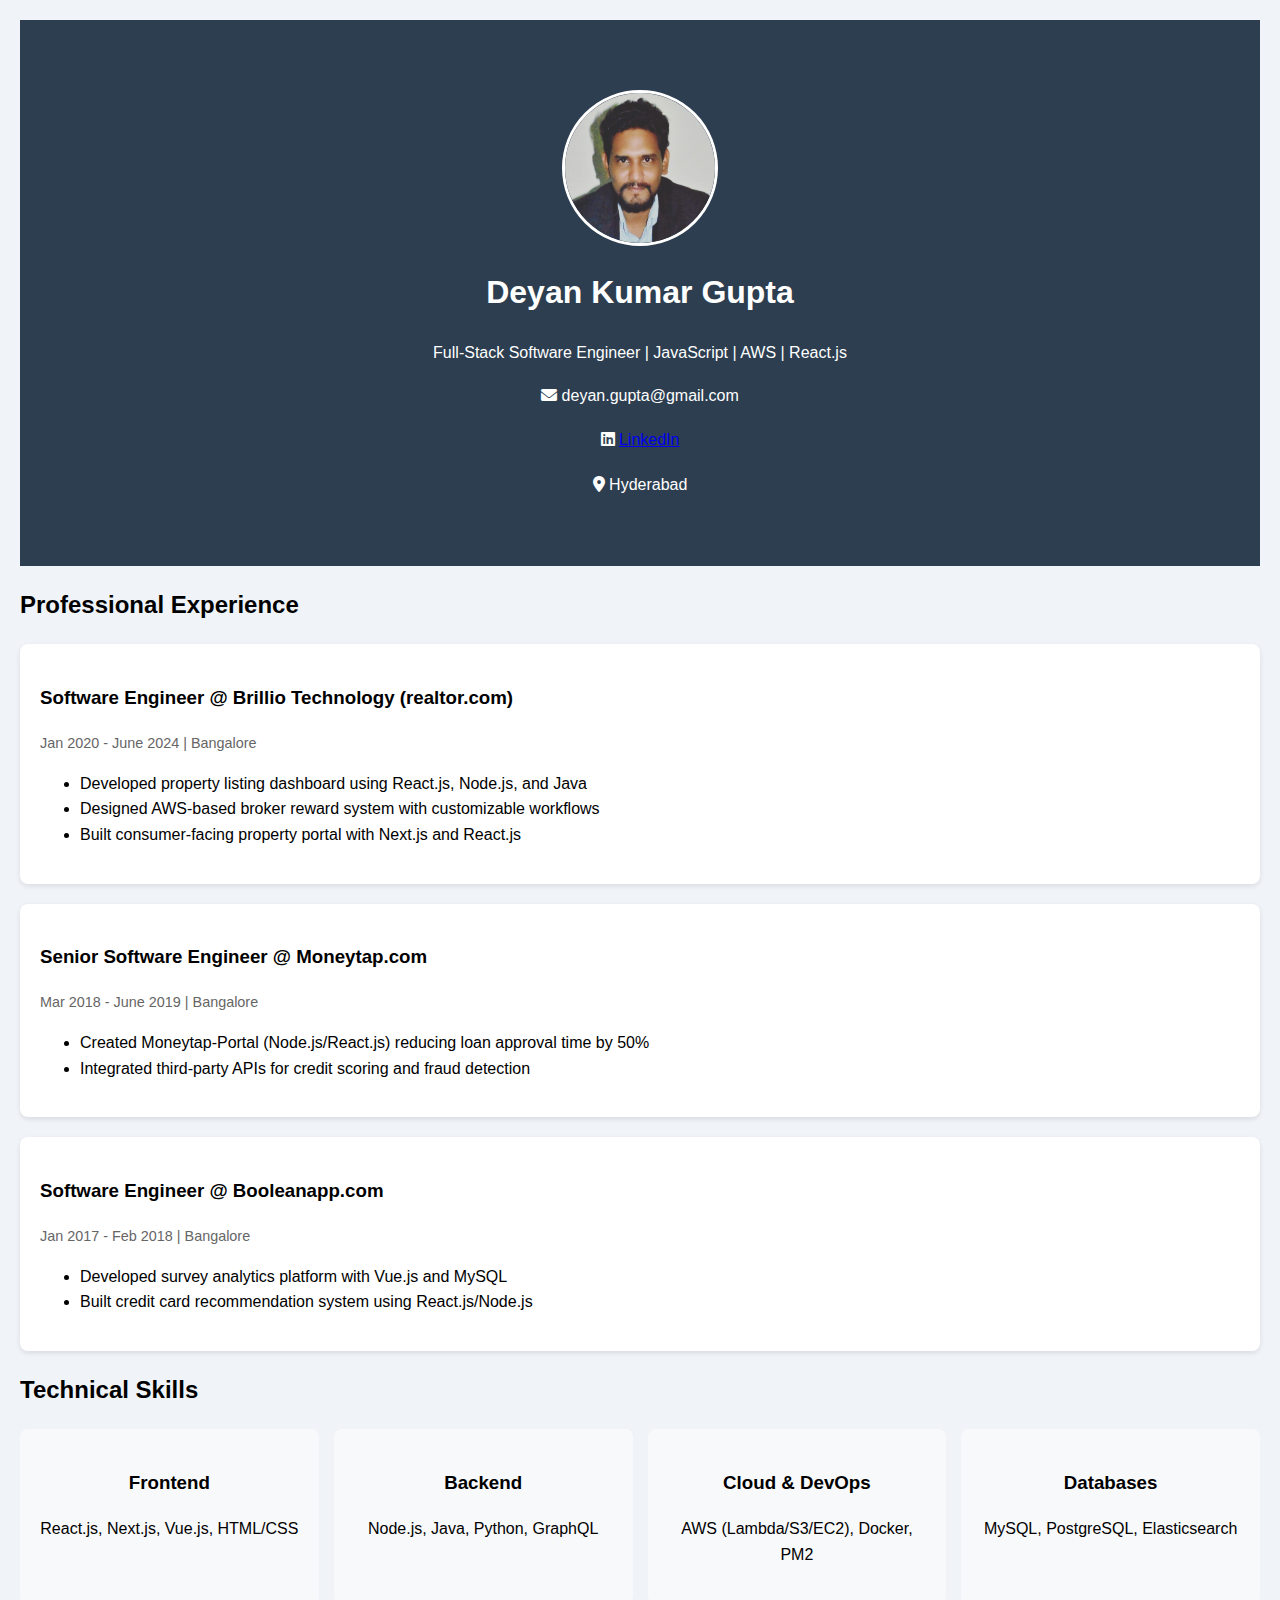
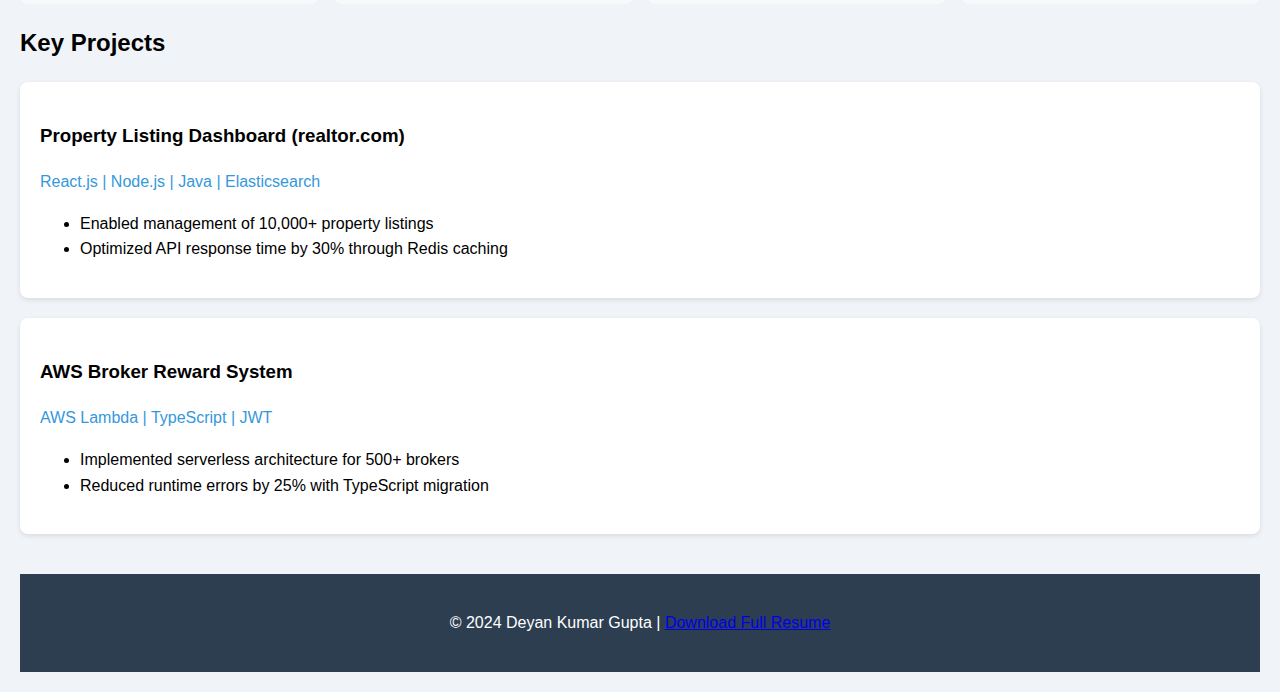
<file: index.html>
<!DOCTYPE html>
<html lang="en">
<head>
    <meta charset="UTF-8">
    <meta name="viewport" content="width=device-width, initial-scale=1.0">
    <title>Deyan Kumar Gupta | Full-Stack Software Engineer</title>
    <link rel="stylesheet" href="styles.css">
    <link rel="stylesheet" href="https://cdnjs.cloudflare.com/ajax/libs/font-awesome/6.0.0/css/all.min.css">
</head>
<body>
    <header>
        <img src="assets/profile-pic.jpg" alt="Deyan Kumar Gupta" class="profile-photo">
        <h1>Deyan Kumar Gupta</h1>
        <p>Full-Stack Software Engineer | JavaScript | AWS | React.js</p>
        <div class="contact-info">
            <!-- <p><i class="fas fa-phone"></i> +91-7204199124</p> -->
            <p><i class="fas fa-envelope"></i> deyan.gupta@gmail.com</p>
            <p><i class="fab fa-linkedin"></i> <a href="https://linkedin.com/in/deyan-Gupta">LinkedIn</a></p>
            <p><i class="fas fa-map-marker-alt"></i> Hyderabad</p>
        </div>
    </header>

    <!-- Experience Section -->
    <section id="experience">
        <h2>Professional Experience</h2>

        <div class="experience-item">
            <h3>Software Engineer @ Brillio Technology (realtor.com)</h3>
            <p class="duration">Jan 2020 - June 2024 | Bangalore</p>
            <ul>
                <li>Developed property listing dashboard using React.js, Node.js, and Java</li>
                <li>Designed AWS-based broker reward system with customizable workflows</li>
                <li>Built consumer-facing property portal with Next.js and React.js</li>
            </ul>
        </div>

        <div class="experience-item">
            <h3>Senior Software Engineer @ Moneytap.com</h3>
            <p class="duration">Mar 2018 - June 2019 | Bangalore</p>
            <ul>
                <li>Created Moneytap-Portal (Node.js/React.js) reducing loan approval time by 50%</li>
                <li>Integrated third-party APIs for credit scoring and fraud detection</li>
            </ul>
        </div>

        <div class="experience-item">
            <h3>Software Engineer @ Booleanapp.com</h3>
            <p class="duration">Jan 2017 - Feb 2018 | Bangalore</p>
            <ul>
                <li>Developed survey analytics platform with Vue.js and MySQL</li>
                <li>Built credit card recommendation system using React.js/Node.js</li>
            </ul>
        </div>
    </section>

    <!-- Skills Section -->
    <section id="skills">
        <h2>Technical Skills</h2>
        <div class="skills-grid">
            <div class="skill-card">
                <h3>Frontend</h3>
                <p>React.js, Next.js, Vue.js, HTML/CSS</p>
            </div>
            <div class="skill-card">
                <h3>Backend</h3>
                <p>Node.js, Java, Python, GraphQL</p>
            </div>
            <div class="skill-card">
                <h3>Cloud & DevOps</h3>
                <p>AWS (Lambda/S3/EC2), Docker, PM2</p>
            </div>
            <div class="skill-card">
                <h3>Databases</h3>
                <p>MySQL, PostgreSQL, Elasticsearch</p>
            </div>
        </div>
    </section>

    <!-- Projects Section -->
    <section id="projects">
        <h2>Key Projects</h2>
        
        <div class="project-card">
            <h3>Property Listing Dashboard (realtor.com)</h3>
            <p class="tech-stack">React.js | Node.js | Java | Elasticsearch</p>
            <ul>
                <li>Enabled management of 10,000+ property listings</li>
                <li>Optimized API response time by 30% through Redis caching</li>
            </ul>
        </div>

        <div class="project-card">
            <h3>AWS Broker Reward System</h3>
            <p class="tech-stack">AWS Lambda | TypeScript | JWT</p>
            <ul>
                <li>Implemented serverless architecture for 500+ brokers</li>
                <li>Reduced runtime errors by 25% with TypeScript migration</li>
            </ul>
        </div>
    </section>

    <footer>
        <p>© 2024 Deyan Kumar Gupta | <a href="assets/resume.pdf">Download Full Resume</a></p>
    </footer>
</body>
</html>
</file>
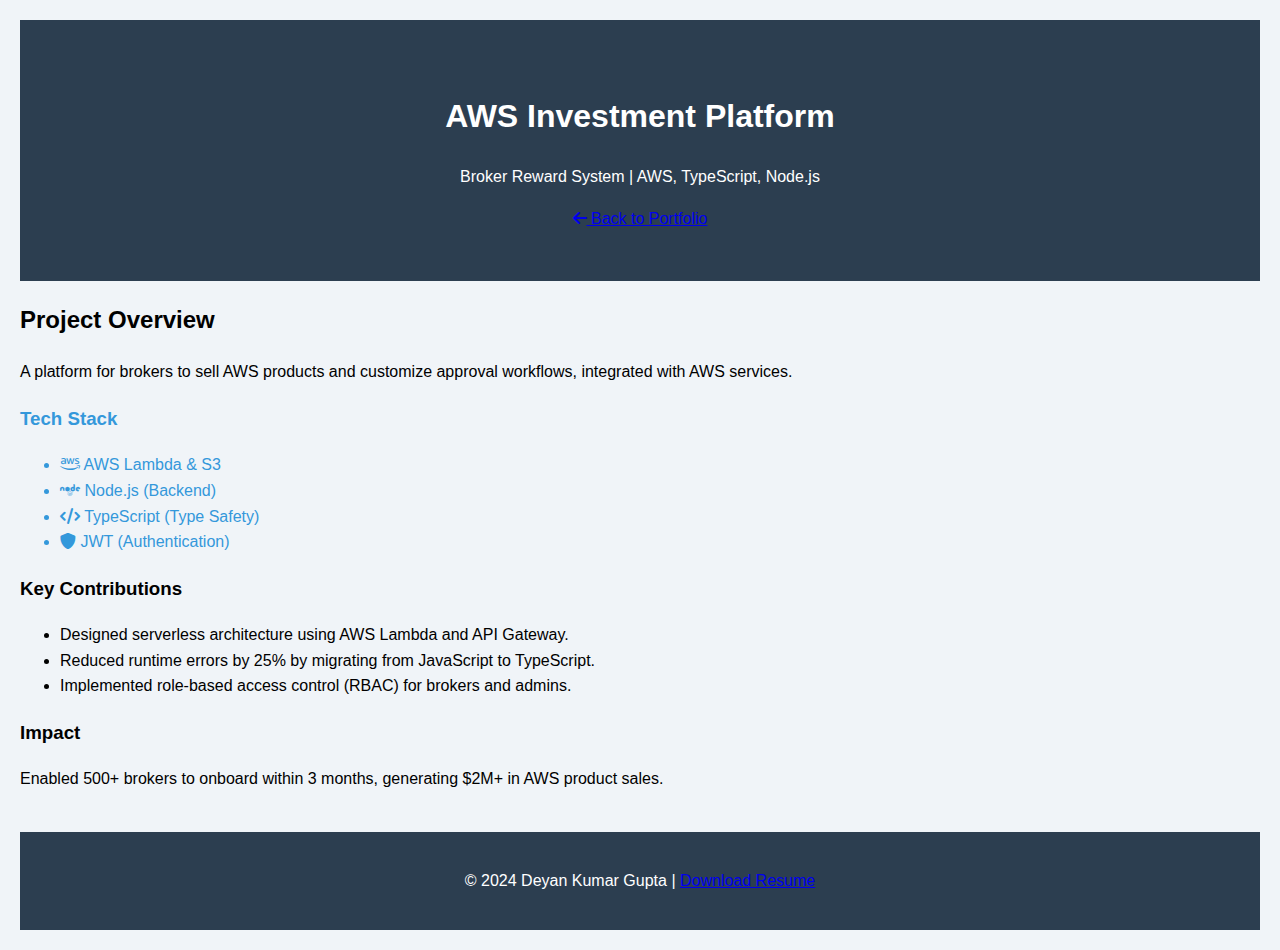
<file: projects/aws-investment.html>
<!DOCTYPE html>
<html lang="en">
<head>
    <meta charset="UTF-8">
    <meta name="viewport" content="width=device-width, initial-scale=1.0">
    <title>AWS Investment Platform | Deyan Kumar Gupta</title>
    <link rel="stylesheet" href="../styles.css">
    <link rel="stylesheet" href="https://cdnjs.cloudflare.com/ajax/libs/font-awesome/6.0.0/css/all.min.css">
</head>
<body>
    <header>
        <h1>AWS Investment Platform</h1>
        <p>Broker Reward System | AWS, TypeScript, Node.js</p>
        <a href="../index.html"><i class="fas fa-arrow-left"></i> Back to Portfolio</a>
    </header>

    <section class="project-detail">
        <h2>Project Overview</h2>
        <p>A platform for brokers to sell AWS products and customize approval workflows, integrated with AWS services.</p>
        
        <div class="tech-stack">
            <h3>Tech Stack</h3>
            <ul>
                <li><i class="fab fa-aws"></i> AWS Lambda & S3</li>
                <li><i class="fab fa-node"></i> Node.js (Backend)</li>
                <li><i class="fas fa-code"></i> TypeScript (Type Safety)</li>
                <li><i class="fas fa-shield-alt"></i> JWT (Authentication)</li>
            </ul>
        </div>

        <div class="key-contributions">
            <h3>Key Contributions</h3>
            <ul>
                <li>Designed serverless architecture using AWS Lambda and API Gateway.</li>
                <li>Reduced runtime errors by 25% by migrating from JavaScript to TypeScript.</li>
                <li>Implemented role-based access control (RBAC) for brokers and admins.</li>
            </ul>
        </div>

        <div class="impact">
            <h3>Impact</h3>
            <p>Enabled 500+ brokers to onboard within 3 months, generating $2M+ in AWS product sales.</p>
        </div>
    </section>

    <footer>
        <p>© 2024 Deyan Kumar Gupta | <a href="../assets/resume.pdf">Download Resume</a></p>
    </footer>
</body>
</html>
</file>
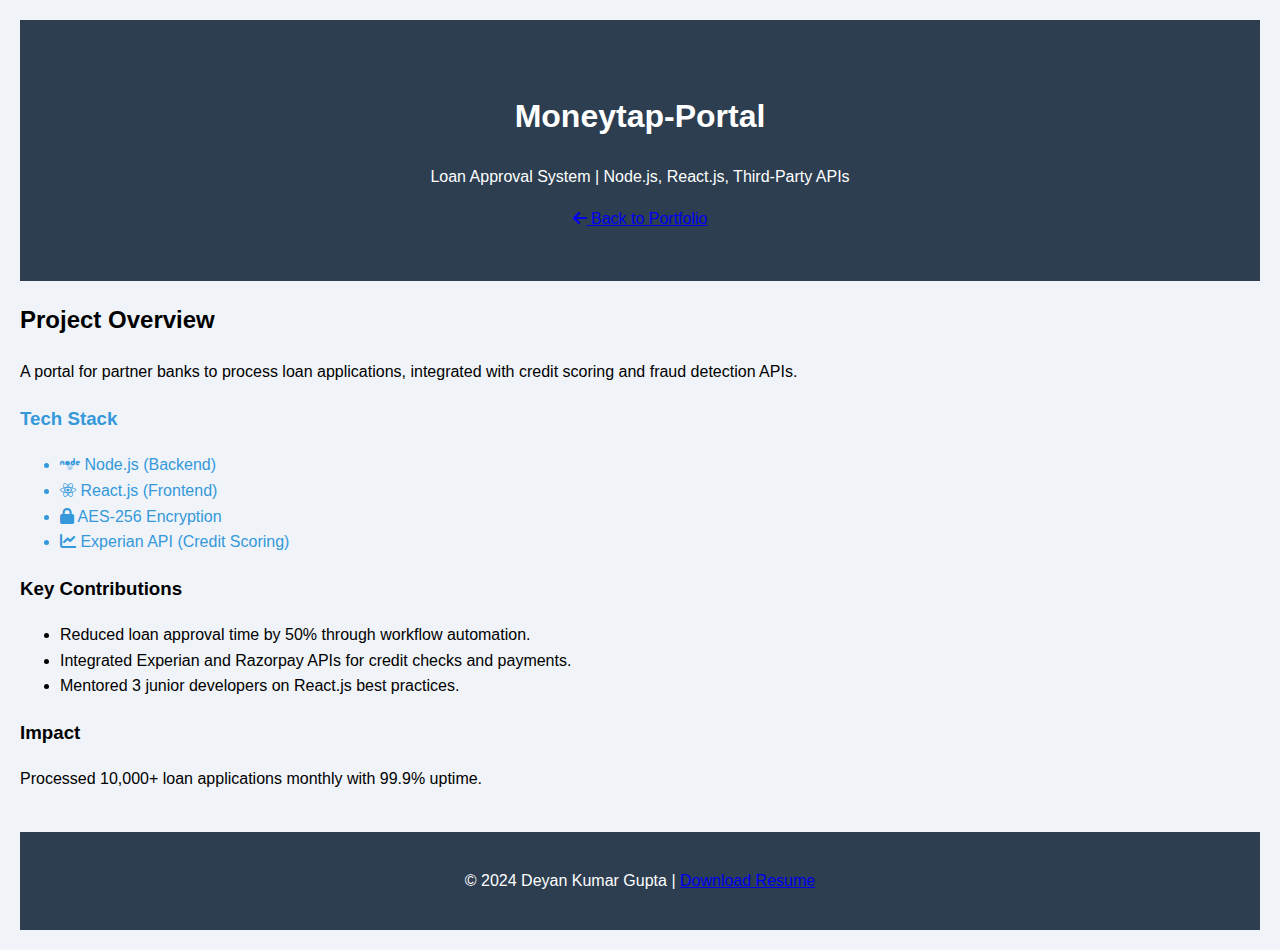
<file: projects/moneytap.html>
<!DOCTYPE html>
<html lang="en">
<head>
    <meta charset="UTF-8">
    <meta name="viewport" content="width=device-width, initial-scale=1.0">
    <title>Moneytap-Portal | Deyan Kumar Gupta</title>
    <link rel="stylesheet" href="../styles.css">
    <link rel="stylesheet" href="https://cdnjs.cloudflare.com/ajax/libs/font-awesome/6.0.0/css/all.min.css">
</head>
<body>
    <header>
        <h1>Moneytap-Portal</h1>
        <p>Loan Approval System | Node.js, React.js, Third-Party APIs</p>
        <a href="../index.html"><i class="fas fa-arrow-left"></i> Back to Portfolio</a>
    </header>

    <section class="project-detail">
        <h2>Project Overview</h2>
        <p>A portal for partner banks to process loan applications, integrated with credit scoring and fraud detection APIs.</p>
        
        <div class="tech-stack">
            <h3>Tech Stack</h3>
            <ul>
                <li><i class="fab fa-node"></i> Node.js (Backend)</li>
                <li><i class="fab fa-react"></i> React.js (Frontend)</li>
                <li><i class="fas fa-lock"></i> AES-256 Encryption</li>
                <li><i class="fas fa-chart-line"></i> Experian API (Credit Scoring)</li>
            </ul>
        </div>

        <div class="key-contributions">
            <h3>Key Contributions</h3>
            <ul>
                <li>Reduced loan approval time by 50% through workflow automation.</li>
                <li>Integrated Experian and Razorpay APIs for credit checks and payments.</li>
                <li>Mentored 3 junior developers on React.js best practices.</li>
            </ul>
        </div>

        <div class="impact">
            <h3>Impact</h3>
            <p>Processed 10,000+ loan applications monthly with 99.9% uptime.</p>
        </div>
    </section>

    <footer>
        <p>© 2024 Deyan Kumar Gupta | <a href="../assets/resume.pdf">Download Resume</a></p>
    </footer>
</body>
</html>
</file>
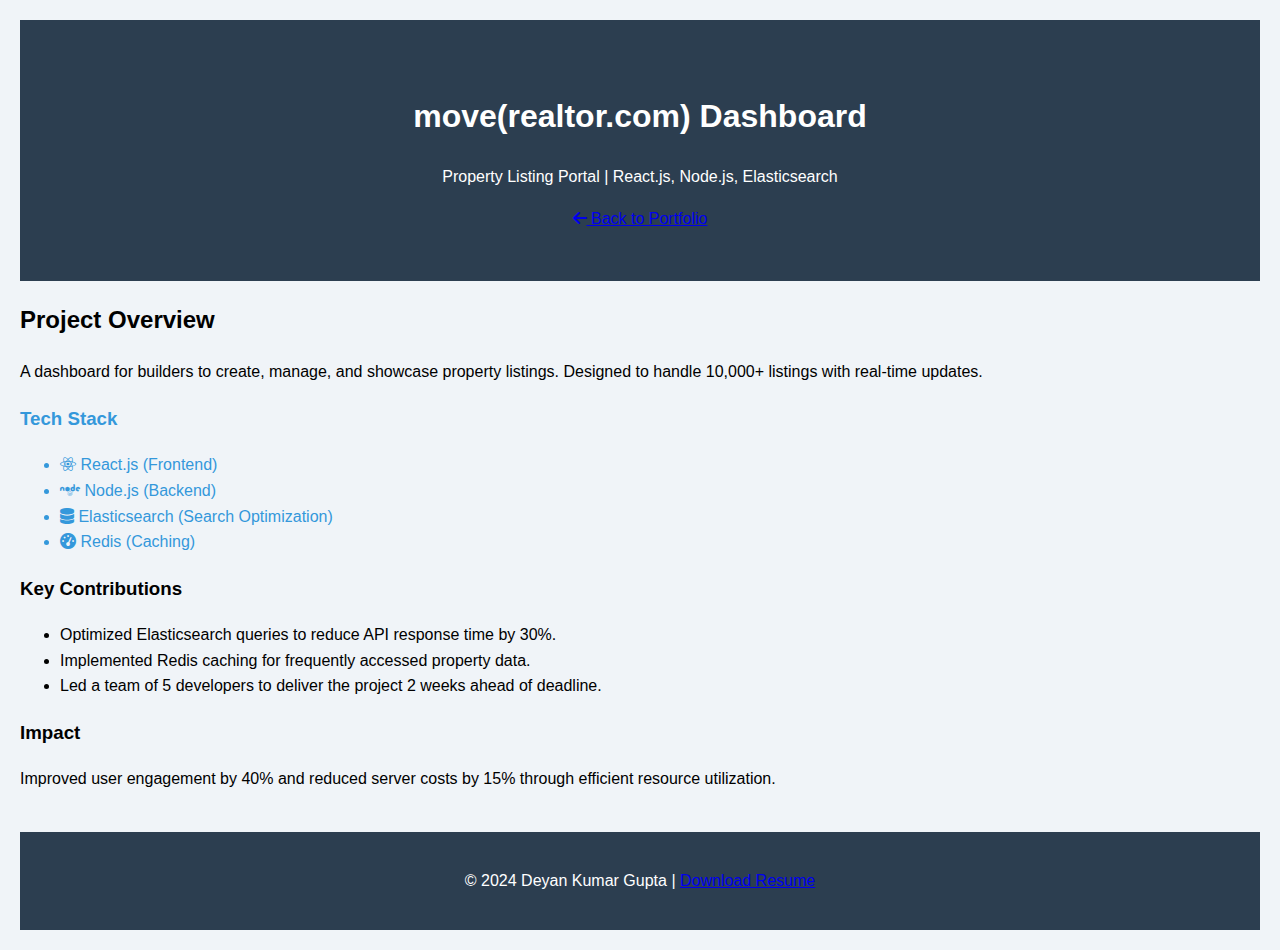
<file: projects/move-realtor.html>
<!DOCTYPE html>
<html lang="en">
<head>
    <meta charset="UTF-8">
    <meta name="viewport" content="width=device-width, initial-scale=1.0">
    <title>move(realtor.com) Dashboard | Deyan Kumar Gupta</title>
    <link rel="stylesheet" href="../styles.css">
    <link rel="stylesheet" href="https://cdnjs.cloudflare.com/ajax/libs/font-awesome/6.0.0/css/all.min.css">
</head>
<body>
    <header>
        <h1>move(realtor.com) Dashboard</h1>
        <p>Property Listing Portal | React.js, Node.js, Elasticsearch</p>
        <a href="../index.html"><i class="fas fa-arrow-left"></i> Back to Portfolio</a>
    </header>

    <section class="project-detail">
        <h2>Project Overview</h2>
        <p>A dashboard for builders to create, manage, and showcase property listings. Designed to handle 10,000+ listings with real-time updates.</p>
        
        <div class="tech-stack">
            <h3>Tech Stack</h3>
            <ul>
                <li><i class="fab fa-react"></i> React.js (Frontend)</li>
                <li><i class="fab fa-node"></i> Node.js (Backend)</li>
                <li><i class="fas fa-database"></i> Elasticsearch (Search Optimization)</li>
                <li><i class="fas fa-tachometer-alt"></i> Redis (Caching)</li>
            </ul>
        </div>

        <div class="key-contributions">
            <h3>Key Contributions</h3>
            <ul>
                <li>Optimized Elasticsearch queries to reduce API response time by 30%.</li>
                <li>Implemented Redis caching for frequently accessed property data.</li>
                <li>Led a team of 5 developers to deliver the project 2 weeks ahead of deadline.</li>
            </ul>
        </div>

        <div class="impact">
            <h3>Impact</h3>
            <p>Improved user engagement by 40% and reduced server costs by 15% through efficient resource utilization.</p>
        </div>
    </section>

    <footer>
        <p>© 2024 Deyan Kumar Gupta | <a href="../assets/resume.pdf">Download Resume</a></p>
    </footer>
</body>
</html>
</file>
<file: styles.css>
body {
    font-family: 'Arial', sans-serif;
    line-height: 1.6;
    margin: 0;
    padding: 20px;
    background: #f0f4f8;
}

header {
    text-align: center;
    padding: 50px 0;
    background: #2c3e50;
    color: white;
}

.skills-container {
    display: flex;
    flex-wrap: wrap;
    gap: 10px;
}

.skill {
    background: #3498db;
    color: white;
    padding: 8px 15px;
    border-radius: 20px;
}

.project {
    background: white;
    padding: 20px;
    margin: 20px 0;
    border-radius: 8px;
    box-shadow: 0 2px 5px rgba(0,0,0,0.1);
}

#contact a {
    color: #3498db;
    text-decoration: none;
}

footer {
    text-align: center;
    padding: 20px;
    background: #2c3e50;
    color: white;
    margin-top: 40px;
}

/* Add this to your existing CSS */
.profile-photo {
    width: 150px;
    height: 150px;
    border-radius: 50%;
    border: 3px solid white;
    margin: 20px auto;
    display: block;
}

header {
    text-align: center;
    padding: 50px 0;
    background: #2c3e50;
    color: white;
    position: relative; /* Optional: For advanced styling */
}

/* Experience Section */
#experience .experience-item {
    background: white;
    padding: 20px;
    margin: 20px 0;
    border-radius: 8px;
    box-shadow: 0 2px 5px rgba(0,0,0,0.1);
}

.duration {
    color: #666;
    font-size: 0.9em;
}

/* Skills Grid */
.skills-grid {
    display: grid;
    grid-template-columns: repeat(auto-fit, minmax(200px, 1fr));
    gap: 15px;
}

.skill-card {
    background: #f8f9fa;
    padding: 20px;
    border-radius: 8px;
    text-align: center;
}

/* Projects Section */
.project-card {
    background: white;
    padding: 20px;
    margin: 20px 0;
    border-radius: 8px;
    box-shadow: 0 2px 5px rgba(0,0,0,0.1);
}

.tech-stack {
    color: #3498db;
    font-weight: 500;
    margin: 10px 0;
}

/* Contact Info */
.contact-info {
    margin-top: 15px;
    line-height: 1.8;
}
</file>
